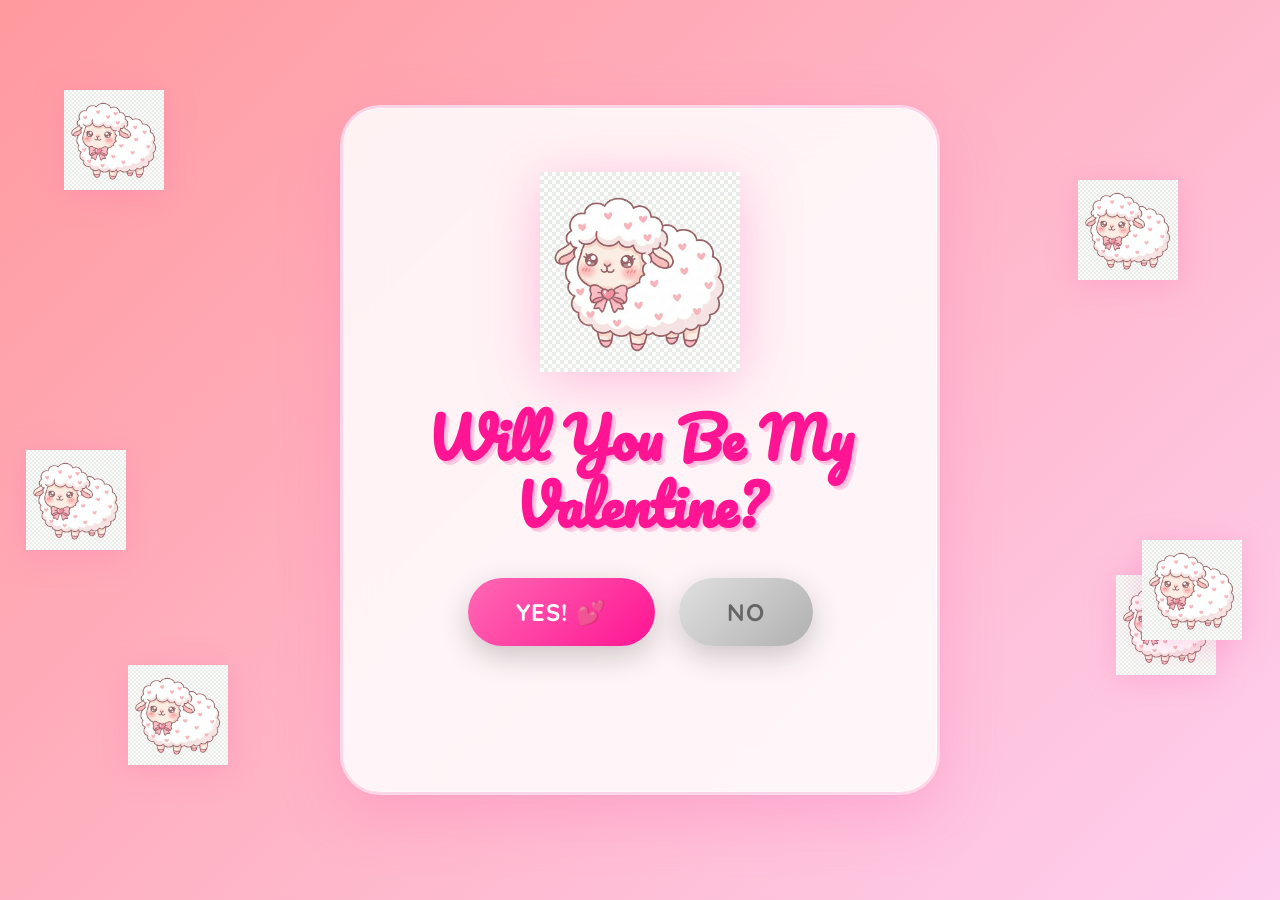
<file: index.html>
<!DOCTYPE html>
<html lang="en">
<head>
    <meta charset="UTF-8">
    <meta name="viewport" content="width=device-width, initial-scale=1.0">
    <title>Will You Be My Valentine? 💕</title>
    <meta name="description" content="A sweet Valentine's Day message with adorable sheep asking the most important question!">
    <link rel="preconnect" href="https://fonts.googleapis.com">
    <link rel="preconnect" href="https://fonts.gstatic.com" crossorigin>
    <link href="https://fonts.googleapis.com/css2?family=Pacifico&family=Quicksand:wght@400;600;700&display=swap" rel="stylesheet">
    <link rel="stylesheet" href="style.css">
</head>
<body>
    <!-- Floating hearts background -->
    <div class="hearts-container">
        <div class="heart"></div>
        <div class="heart"></div>
        <div class="heart"></div>
        <div class="heart"></div>
        <div class="heart"></div>
        <div class="heart"></div>
        <div class="heart"></div>
        <div class="heart"></div>
        <div class="heart"></div>
        <div class="heart"></div>
    </div>

    <!-- Animated sheep -->
    <div class="sheep-container">
        <div class="sheep sheep-1">
            <img src="cute_sheep_valentine_1771071622797.png" alt="Cute sheep">
        </div>
        <div class="sheep sheep-2">
            <img src="cute_sheep_valentine_1771071622797.png" alt="Cute sheep">
        </div>
        <div class="sheep sheep-3">
            <img src="cute_sheep_valentine_1771071622797.png" alt="Cute sheep">
        </div>
        <div class="sheep sheep-4">
            <img src="cute_sheep_valentine_1771071622797.png" alt="Cute sheep">
        </div>
        <div class="sheep sheep-5">
            <img src="cute_sheep_valentine_1771071622797.png" alt="Cute sheep">
        </div>
        <div class="sheep sheep-6">
            <img src="cute_sheep_valentine_1771071622797.png" alt="Cute sheep">
        </div>
    </div>

    <!-- Main content -->
    <main class="main-content">
        <div class="content-wrapper">
            <div class="main-sheep">
                <img src="cute_sheep_valentine_1771071622797.png" alt="Valentine sheep">
            </div>
            
            <h1 class="main-title">
                Will You Be My Valentine?
            </h1>
            
            <div class="button-container">
                <button class="btn btn-yes" id="yesBtn">
                    Yes! 💕
                </button>
                <button class="btn btn-no" id="noBtn">
                    No
                </button>
            </div>
            
            <div class="message" id="message"></div>
        </div>
    </main>

    <!-- Sparkles -->
    <div class="sparkles-container">
        <div class="sparkle"></div>
        <div class="sparkle"></div>
        <div class="sparkle"></div>
        <div class="sparkle"></div>
        <div class="sparkle"></div>
    </div>

    <script src="script.js"></script>
</body>
</html>
</file>
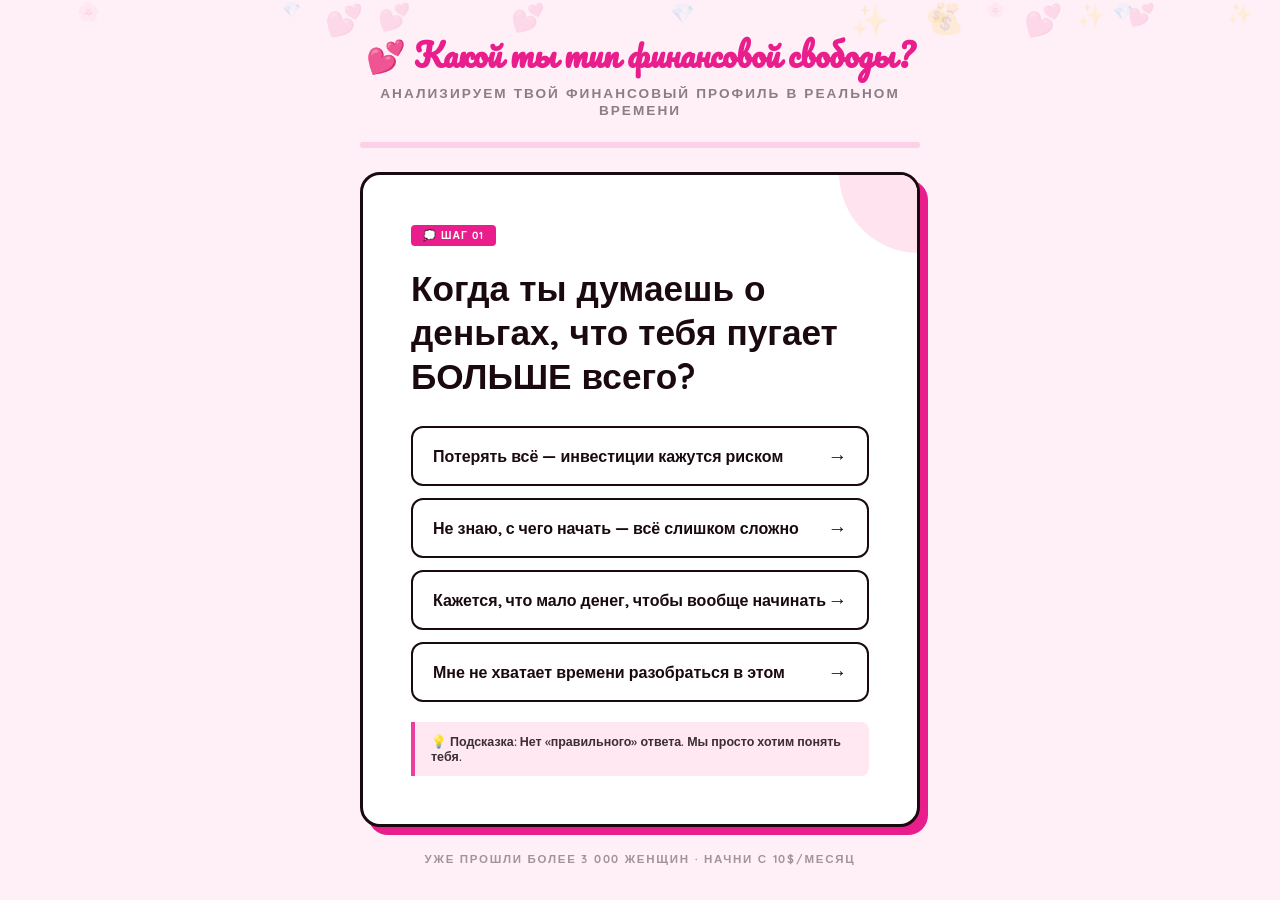
<file: quiz-ru.html>
<!DOCTYPE html>
<html lang="ru">
<head>
    <meta charset="UTF-8">
    <meta name="viewport" content="width=device-width, initial-scale=1.0">
    <title>Твой тип финансовой свободы — Тест</title>
    <meta name="description" content="Узнай, что мешает тебе стать финансово независимой. Пройди тест и получи персональный план.">
    <link rel="preconnect" href="https://fonts.googleapis.com">
    <link rel="preconnect" href="https://fonts.gstatic.com" crossorigin>
    <link href="https://fonts.googleapis.com/css2?family=Pacifico&family=Quicksand:wght@400;600;700&display=swap" rel="stylesheet">
    <style>
        * {
            margin: 0;
            padding: 0;
            box-sizing: border-box;
        }

        :root {
            --pink: #e91e8c;
            --pink-light: #ff69b4;
            --pink-pale: #ffe4f0;
            --pink-bg: #fff0f7;
            --dark: #1a0a10;
            --accent: #ff4a22;
            --gold: #f5c518;
        }

        body {
            font-family: 'Quicksand', sans-serif;
            background: var(--pink-bg);
            min-height: 100vh;
            display: flex;
            flex-direction: column;
            align-items: center;
            justify-content: center;
            padding: 20px;
            position: relative;
            overflow-x: hidden;
        }

        /* Floating hearts background */
        .hearts-bg {
            position: fixed;
            top: 0; left: 0;
            width: 100%; height: 100%;
            pointer-events: none;
            z-index: 0;
            overflow: hidden;
        }

        .heart-float {
            position: absolute;
            font-size: 20px;
            opacity: 0.15;
            animation: floatHeart linear infinite;
        }

        @keyframes floatHeart {
            0% { transform: translateY(110vh) rotate(0deg); opacity: 0.15; }
            100% { transform: translateY(-10vh) rotate(360deg); opacity: 0; }
        }

        /* Quiz container */
        .quiz-wrapper {
            position: relative;
            z-index: 1;
            width: 100%;
            max-width: 560px;
        }

        .quiz-header {
            text-align: center;
            margin-bottom: 24px;
        }

        .quiz-header h1 {
            font-family: 'Pacifico', cursive;
            font-size: clamp(1.4rem, 5vw, 2rem);
            color: var(--pink);
            line-height: 1.3;
            margin-bottom: 8px;
        }

        .quiz-header p {
            font-size: 0.85rem;
            font-weight: 600;
            color: var(--dark);
            opacity: 0.5;
            text-transform: uppercase;
            letter-spacing: 0.15em;
        }

        /* Progress bar */
        .progress-bar-track {
            width: 100%;
            height: 6px;
            background: rgba(233, 30, 140, 0.15);
            border-radius: 99px;
            margin-bottom: 24px;
            overflow: hidden;
        }

        .progress-bar-fill {
            height: 100%;
            background: linear-gradient(90deg, var(--pink), var(--pink-light));
            border-radius: 99px;
            transition: width 0.5s ease;
        }

        /* Card */
        .quiz-card {
            background: white;
            border: 3px solid var(--dark);
            border-radius: 20px;
            padding: clamp(24px, 6vw, 48px);
            box-shadow: 8px 8px 0px var(--pink);
            min-height: 420px;
            display: flex;
            flex-direction: column;
            justify-content: center;
            position: relative;
            overflow: hidden;
        }

        .quiz-card::before {
            content: '';
            position: absolute;
            top: -2px; right: -2px;
            width: 80px; height: 80px;
            background: var(--pink-pale);
            border-radius: 0 20px 0 80px;
        }

        .step-badge {
            display: inline-flex;
            align-items: center;
            gap: 6px;
            background: var(--pink);
            color: white;
            font-size: 0.65rem;
            font-weight: 700;
            padding: 4px 12px;
            border-radius: 4px;
            text-transform: uppercase;
            letter-spacing: 0.1em;
            margin-bottom: 20px;
        }

        .question-text {
            font-size: clamp(1.5rem, 5vw, 2.2rem);
            font-weight: 700;
            color: var(--dark);
            line-height: 1.25;
            margin-bottom: 28px;
        }

        .question-text em {
            color: var(--pink);
            font-style: normal;
        }

        /* Answer buttons */
        .answers-grid {
            display: flex;
            flex-direction: column;
            gap: 12px;
        }

        .answer-btn {
            width: 100%;
            text-align: left;
            padding: 16px 20px;
            border: 2.5px solid var(--dark);
            border-radius: 12px;
            background: white;
            font-family: 'Quicksand', sans-serif;
            font-size: 1rem;
            font-weight: 700;
            color: var(--dark);
            cursor: pointer;
            display: flex;
            justify-content: space-between;
            align-items: center;
            transition: all 0.2s ease;
        }

        .answer-btn:hover {
            background: var(--pink);
            color: white;
            border-color: var(--pink);
            transform: translateX(4px);
        }

        .answer-btn .arrow {
            font-size: 1.2rem;
            transition: transform 0.2s;
        }

        .answer-btn:hover .arrow {
            transform: translateX(6px);
        }

        /* Tip box */
        .tip-box {
            margin-top: 20px;
            padding: 12px 16px;
            background: var(--pink-pale);
            border-left: 4px solid var(--pink);
            border-radius: 0 8px 8px 0;
            font-size: 0.78rem;
            font-weight: 600;
            color: var(--dark);
            opacity: 0.85;
        }

        /* Analyzing loader */
        .analyzing-screen {
            display: flex;
            flex-direction: column;
            align-items: center;
            justify-content: center;
            text-align: center;
            gap: 20px;
            padding: 40px 0;
        }

        .spinner {
            width: 60px;
            height: 60px;
            border: 5px solid var(--pink-pale);
            border-top-color: var(--pink);
            border-radius: 50%;
            animation: spin 0.9s linear infinite;
        }

        @keyframes spin {
            to { transform: rotate(360deg); }
        }

        .analyzing-title {
            font-size: 1.3rem;
            font-weight: 700;
            text-transform: uppercase;
            letter-spacing: 0.05em;
        }

        .analyzing-status {
            font-size: 0.85rem;
            font-weight: 600;
            color: var(--pink);
            font-style: italic;
            min-height: 1.4em;
        }

        .progress-fake {
            width: 100%;
            height: 8px;
            background: var(--pink-pale);
            border-radius: 99px;
            overflow: hidden;
        }

        .progress-fake-fill {
            height: 100%;
            background: var(--pink);
            border-radius: 99px;
            animation: loadFake 4s ease-in-out forwards;
        }

        @keyframes loadFake {
            0% { width: 0%; }
            30% { width: 45%; }
            60% { width: 70%; }
            85% { width: 88%; }
            100% { width: 100%; }
        }

        /* Result screen */
        .result-screen {
            display: flex;
            flex-direction: column;
            gap: 20px;
        }

        .result-badge {
            display: inline-block;
            background: var(--pink);
            color: white;
            font-size: 0.7rem;
            font-weight: 700;
            padding: 4px 14px;
            border-radius: 4px;
            text-transform: uppercase;
            letter-spacing: 0.1em;
            margin-bottom: 4px;
        }

        .result-type {
            font-family: 'Pacifico', cursive;
            font-size: clamp(1.6rem, 6vw, 2.4rem);
            color: var(--pink);
            line-height: 1.2;
        }

        .result-desc {
            font-size: 1rem;
            font-weight: 600;
            line-height: 1.6;
            color: var(--dark);
            opacity: 0.85;
        }

        .result-divider {
            border: none;
            border-top: 2px dashed var(--pink-light);
        }

        .result-path-title {
            font-size: 0.75rem;
            font-weight: 700;
            text-transform: uppercase;
            letter-spacing: 0.15em;
            opacity: 0.45;
            margin-bottom: 8px;
        }

        .result-steps {
            display: flex;
            flex-direction: column;
            gap: 10px;
        }

        .result-step {
            display: flex;
            align-items: flex-start;
            gap: 12px;
            font-size: 0.9rem;
            font-weight: 600;
            line-height: 1.4;
        }

        .step-num {
            min-width: 28px;
            height: 28px;
            background: var(--pink);
            color: white;
            border-radius: 50%;
            display: flex;
            align-items: center;
            justify-content: center;
            font-size: 0.75rem;
            font-weight: 700;
            flex-shrink: 0;
        }

        /* Lead capture form */
        .lead-form {
            display: flex;
            flex-direction: column;
            gap: 12px;
            padding: 24px;
            background: var(--pink-pale);
            border: 2px solid var(--pink);
            border-radius: 16px;
        }

        .lead-form h3 {
            font-size: 1.1rem;
            font-weight: 700;
            text-align: center;
            color: var(--dark);
        }

        .lead-form input {
            width: 100%;
            padding: 14px 18px;
            border: 2.5px solid var(--dark);
            border-radius: 10px;
            font-family: 'Quicksand', sans-serif;
            font-size: 1rem;
            font-weight: 600;
            outline: none;
            background: white;
            transition: border-color 0.2s;
        }

        .lead-form input:focus {
            border-color: var(--pink);
        }

        .cta-btn {
            width: 100%;
            padding: 18px;
            background: var(--pink);
            color: white;
            border: 3px solid var(--dark);
            border-radius: 12px;
            font-family: 'Quicksand', sans-serif;
            font-size: 1.1rem;
            font-weight: 700;
            cursor: pointer;
            transition: all 0.2s;
            box-shadow: 4px 4px 0px var(--dark);
            display: flex;
            align-items: center;
            justify-content: center;
            gap: 8px;
        }

        .cta-btn:hover {
            transform: translate(2px, 2px);
            box-shadow: 2px 2px 0px var(--dark);
        }

        .cta-btn:active {
            transform: translate(4px, 4px);
            box-shadow: none;
        }

        .privacy-note {
            text-align: center;
            font-size: 0.72rem;
            font-weight: 600;
            opacity: 0.35;
            text-transform: uppercase;
            letter-spacing: 0.08em;
        }

        /* Social proof footer */
        .social-proof {
            text-align: center;
            margin-top: 24px;
            font-size: 0.72rem;
            font-weight: 700;
            text-transform: uppercase;
            letter-spacing: 0.15em;
            opacity: 0.4;
            color: var(--dark);
        }

        /* Slide animation */
        .slide-in {
            animation: slideIn 0.4s ease forwards;
        }

        @keyframes slideIn {
            from { opacity: 0; transform: translateX(30px); }
            to { opacity: 1; transform: translateX(0); }
        }

        .fade-in {
            animation: fadeInScale 0.5s ease forwards;
        }

        @keyframes fadeInScale {
            from { opacity: 0; transform: scale(0.96); }
            to { opacity: 1; transform: scale(1); }
        }
    </style>
</head>
<body>

    <!-- Floating hearts -->
    <div class="hearts-bg" id="heartsBg"></div>

    <div class="quiz-wrapper">
        <!-- Header -->
        <div class="quiz-header" id="quizHeader">
            <h1>💕 Какой ты тип финансовой свободы?</h1>
            <p>Анализируем твой финансовый профиль в реальном времени</p>
        </div>

        <!-- Progress -->
        <div class="progress-bar-track" id="progressTrack">
            <div class="progress-bar-fill" id="progressFill" style="width: 0%"></div>
        </div>

        <!-- Main card -->
        <div class="quiz-card" id="quizCard">
            <!-- Steps rendered here by JS -->
        </div>

        <!-- Social proof -->
        <div class="social-proof" id="socialProof">
            Уже прошли более 3 000 женщин · Начни с 10$/месяц
        </div>
    </div>

    <script>
        // === DATA ===
        const questions = [
            {
                step: "ШАГ 01",
                icon: "💭",
                q: "Когда ты думаешь о деньгах, что тебя пугает БОЛЬШЕ всего?",
                answers: [
                    { text: "Потерять всё — инвестиции кажутся риском", value: "burned" },
                    { text: "Не знаю, с чего начать — всё слишком сложно", value: "overwhelmed" },
                    { text: "Кажется, что мало денег, чтобы вообще начинать", value: "small" },
                    { text: "Мне не хватает времени разобраться в этом", value: "busy" }
                ],
                tip: "💡 Подсказка: Нет «правильного» ответа. Мы просто хотим понять тебя."
            },
            {
                step: "ШАГ 02",
                icon: "💰",
                q: "Если бы у тебя сегодня было +100$ — что бы ты сделала?",
                answers: [
                    { text: "Потратила бы — давно хотела кое-что купить", value: "spender" },
                    { text: "Отложила бы на чёрный день в обычный банк", value: "saver" },
                    { text: "Инвестировала бы — хотя не знаю куда", value: "curious" },
                    { text: "Заплатила бы долги / закрыла расходы", value: "struggling" }
                ],
                tip: "💡 Факт: даже 10$ в месяц — это уже инвестиция, которая работает."
            },
            {
                step: "ШАГ 03",
                icon: "🚧",
                q: "Что СЕЙЧАС мешает тебе инвестировать?",
                answers: [
                    { text: "Я уверена, что это сложно и только для богатых", value: "belief" },
                    { text: "Боюсь мошенников и потерять деньги", value: "fear" },
                    { text: "Просто не знаю, какой первый шаг сделать", value: "confused" },
                    { text: "Уже пробовала — ничего не получилось", value: "burned" }
                ],
                tip: "💡 65% наших студенток начали с нуля и без опыта в инвестициях."
            },
            {
                step: "ШАГ 04",
                icon: "🌟",
                q: "Как выглядит твоя финансовая свобода через 10 лет?",
                answers: [
                    { text: "Не зависеть ни от кого — мужа, родителей, работы", value: "independent" },
                    { text: "Путешествовать и не смотреть на ценники", value: "traveler" },
                    { text: "Рано выйти на пенсию и заниматься тем, что люблю", value: "retire" },
                    { text: "Иметь подушку безопасности для семьи", value: "secure" }
                ],
                tip: "💡 Знание своей цели — это уже 50% успеха."
            }
        ];

        // Result types based on dominant answers
        const resultTypes = {
            overwhelmed: {
                name: "🌸 Overwhelmed Начинающая",
                desc: "Ты хочешь финансовой свободы, но тебе кажется, что мир инвестиций слишком сложный и не для тебя. Это самое распространённое состояние — и именно оно легче всего меняется с правильными шагами.",
                steps: [
                    "Начни с малого: 10$/месяц уже формируют привычку",
                    "Пройди базовый курс без финансового жаргона",
                    "Получи персональный план из 5 шагов для старта"
                ]
            },
            burned: {
                name: "🔥 Burned Believer",
                desc: "Ты уже пробовала — и что-то пошло не так. Возможно, плохой совет или неудачный опыт. Но это не значит, что инвестиции не работают. Это значит, что тебе нужна другая система.",
                steps: [
                    "Разберись, что именно пошло не так в прошлый раз",
                    "Изучи защитные стратегии для начинающих инвесторов",
                    "Начни заново с проверенным методом и поддержкой"
                ]
            },
            small: {
                name: "💎 Secret Saver",
                desc: "Ты думаешь, что слишком мало зарабатываешь, чтобы инвестировать. Но именно маленькие регулярные инвестиции — это секрет богатства большинства успешных людей. Время важнее суммы.",
                steps: [
                    "Узнай, как инвестировать от 10$/месяц эффективно",
                    "Подсчитай, сколько у тебя будет через 10 лет",
                    "Настрой автоматические инвестиции — «забудь и расти»"
                ]
            },
            fear: {
                name: "🛡️ Careful Dreamer",
                desc: "Ты мечтаешь о финансовой независимости, но страх потери останавливает тебя. Это нормально — и именно поэтому важно знать, какие инструменты реально безопасны для новичков.",
                steps: [
                    "Изучи разницу между риском и умным риском",
                    "Начни с консервативных инструментов с защитой капитала",
                    "Постепенно расширяй портфель по мере уверенности"
                ]
            }
        };

        // === STATE ===
        let currentStep = 0;
        let isAnalyzing = false;
        let isResult = false;
        let answerValues = [];

        // === HEARTS ===
        function createHearts() {
            const container = document.getElementById('heartsBg');
            const emojis = ['💕', '💰', '✨', '🌸', '💎'];
            for (let i = 0; i < 15; i++) {
                const el = document.createElement('div');
                el.className = 'heart-float';
                el.textContent = emojis[Math.floor(Math.random() * emojis.length)];
                el.style.left = Math.random() * 100 + '%';
                el.style.animationDuration = (12 + Math.random() * 16) + 's';
                el.style.animationDelay = (Math.random() * 15) + 's';
                el.style.fontSize = (14 + Math.random() * 18) + 'px';
                container.appendChild(el);
            }
        }

        // === PROGRESS ===
        function updateProgress() {
            const pct = (currentStep / questions.length) * 100;
            document.getElementById('progressFill').style.width = pct + '%';
        }

        // === RENDER QUESTION ===
        function renderQuestion(index) {
            const q = questions[index];
            const card = document.getElementById('quizCard');
            card.innerHTML = `
                <div class="slide-in">
                    <div class="step-badge">${q.icon} ${q.step}</div>
                    <h2 class="question-text">${q.q}</h2>
                    <div class="answers-grid">
                        ${q.answers.map((a, i) => `
                            <button class="answer-btn" onclick="selectAnswer('${a.value}')">
                                ${a.text}
                                <span class="arrow">→</span>
                            </button>
                        `).join('')}
                    </div>
                    <div class="tip-box">${q.tip}</div>
                </div>
            `;
        }

        // === SELECT ANSWER ===
        function selectAnswer(value) {
            answerValues.push(value);
            currentStep++;
            updateProgress();

            if (currentStep >= questions.length) {
                showAnalyzing();
            } else {
                renderQuestion(currentStep);
            }
        }

        // === ANALYZING ===
        function showAnalyzing() {
            document.getElementById('quizHeader').style.display = 'none';
            document.getElementById('progressTrack').style.display = 'none';
            document.getElementById('socialProof').style.display = 'none';

            const card = document.getElementById('quizCard');
            const steps = [
                "Анализируем твои ответы...",
                "Определяем твой финансовый тип...",
                "Формируем персональный план...",
                "Готово! Результат получен. ✅"
            ];

            card.innerHTML = `
                <div class="analyzing-screen fade-in">
                    <div class="spinner"></div>
                    <div class="analyzing-title">Анализируем твой профиль...</div>
                    <div class="progress-fake"><div class="progress-fake-fill"></div></div>
                    <div class="analyzing-status" id="statusText">${steps[0]}</div>
                </div>
            `;

            let i = 0;
            const interval = setInterval(() => {
                i++;
                if (i < steps.length) {
                    document.getElementById('statusText').textContent = steps[i];
                } else {
                    clearInterval(interval);
                    setTimeout(showResult, 600);
                }
            }, 900);
        }

        // === DETERMINE RESULT TYPE ===
        function getResultType() {
            const counts = {};
            answerValues.forEach(v => counts[v] = (counts[v] || 0) + 1);
            let top = Object.entries(counts).sort((a, b) => b[1] - a[1])[0][0];
            // Map to result types
            const map = {
                burned: 'burned', overwhelmed: 'overwhelmed', small: 'small',
                belief: 'small', fear: 'fear', confused: 'overwhelmed',
                spender: 'overwhelmed', saver: 'small', curious: 'small',
                struggling: 'overwhelmed', independent: 'overwhelmed',
                traveler: 'overwhelmed', retire: 'small', secure: 'fear',
                busy: 'overwhelmed'
            };
            return resultTypes[map[top] || 'overwhelmed'];
        }

        // === SHOW RESULT ===
        function showResult() {
            const result = getResultType();
            const card = document.getElementById('quizCard');

            card.innerHTML = `
                <div class="result-screen fade-in">
                    <div>
                        <div class="result-badge">✅ Твой результат</div>
                        <div class="result-type">${result.name}</div>
                    </div>
                    <p class="result-desc">${result.desc}</p>
                    <hr class="result-divider">
                    <div>
                        <div class="result-path-title">📍 Твой персональный путь</div>
                        <div class="result-steps">
                            ${result.steps.map((s, i) => `
                                <div class="result-step">
                                    <div class="step-num">${i + 1}</div>
                                    <span>${s}</span>
                                </div>
                            `).join('')}
                        </div>
                    </div>
                    <div class="lead-form">
                        <h3>💌 Получи полный план на email</h3>
                        <input type="text" id="nameInput" placeholder="Твоё имя" autocomplete="given-name" />
                        <input type="email" id="emailInput" placeholder="Твой email" autocomplete="email" />
                        <button class="cta-btn" onclick="submitLead()">
                            Отправить мой план →
                        </button>
                        <p class="privacy-note">Мы не рассылаем спам. Только твой результат.</p>
                    </div>
                </div>
            `;
        }

        // === SUBMIT ===
        function submitLead() {
            const name = document.getElementById('nameInput').value.trim();
            const email = document.getElementById('emailInput').value.trim();

            if (!name || !email) {
                alert('Пожалуйста, заполни имя и email 💕');
                return;
            }

            // TODO: connect to your backend / email service
            console.log('Lead:', { name, email, answers: answerValues });

            const card = document.getElementById('quizCard');
            card.innerHTML = `
                <div class="analyzing-screen fade-in">
                    <div style="font-size: 4rem">🎉</div>
                    <div class="analyzing-title">Готово, ${name}!</div>
                    <p style="font-size: 1rem; font-weight: 600; opacity: 0.7; line-height: 1.6; text-align: center;">
                        Твой персональный план уже летит на <strong>${email}</strong>.<br>
                        Первый шаг к финансовой свободе — уже сделан. 💕
                    </p>
                    <a href="calculator-ru.html" style="display: inline-block; margin-top: 12px; padding: 14px 28px; background: var(--pink); color: white; border-radius: 12px; font-weight: 700; text-decoration: none; font-size: 0.95rem; border: 2px solid var(--dark); box-shadow: 3px 3px 0 var(--dark);">
                        Узнай, сколько ты заработаешь → 💰
                    </a>
                </div>
            `;
        }

        // === INIT ===
        createHearts();
        updateProgress();
        renderQuestion(0);
    </script>
</body>
</html>
</file>
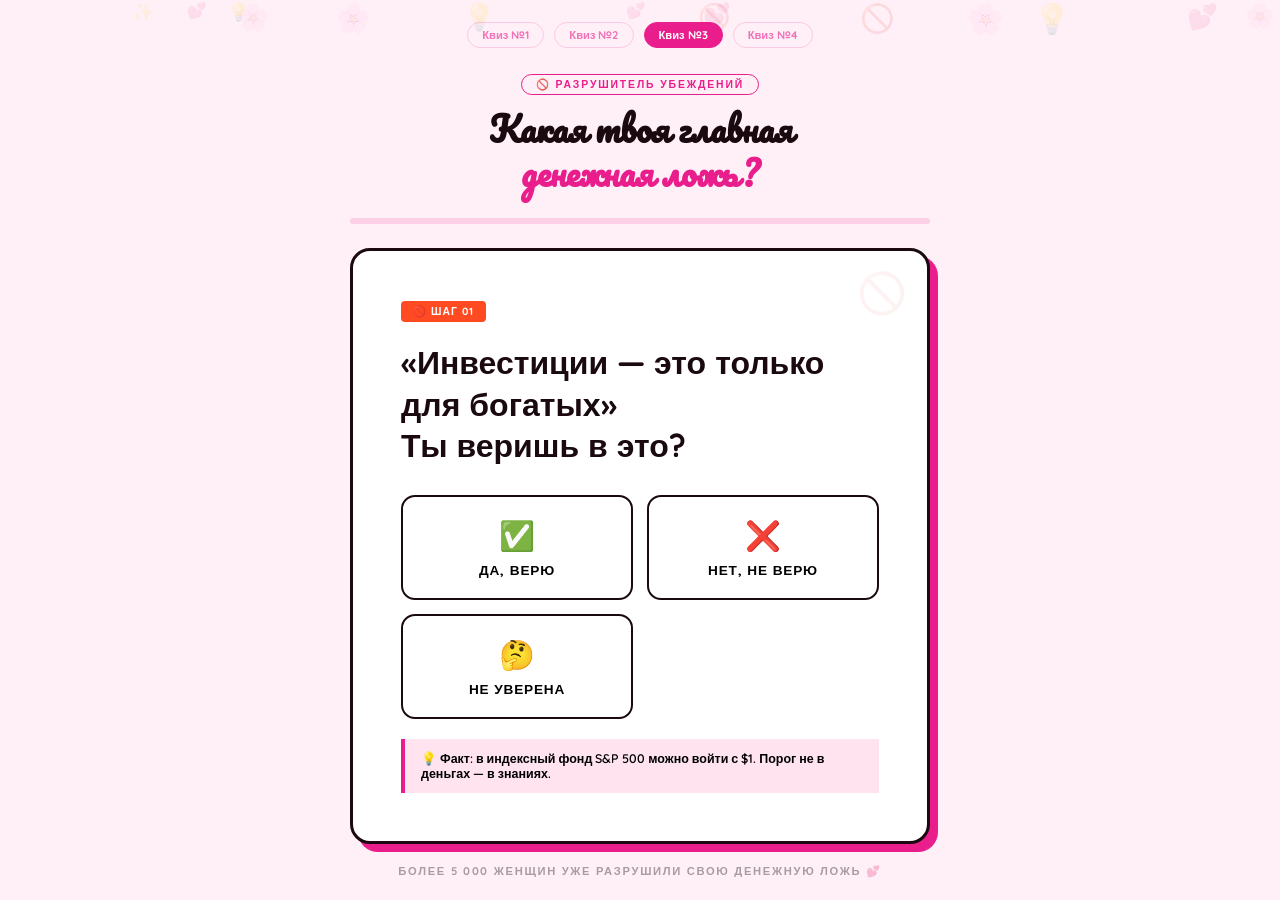
<file: quiz3-ru.html>
<!DOCTYPE html>
<html lang="ru">
<head>
    <meta charset="UTF-8">
    <meta name="viewport" content="width=device-width, initial-scale=1.0">
    <title>Какая твоя главная денежная ложь?</title>
    <meta name="description" content="Узнай, какое ложное убеждение держит тебя в финансовой ловушке. Пройди тест — и получи ключ к свободе.">
    <link rel="preconnect" href="https://fonts.googleapis.com">
    <link rel="preconnect" href="https://fonts.gstatic.com" crossorigin>
    <link href="https://fonts.googleapis.com/css2?family=Pacifico&family=Quicksand:wght@400;600;700&display=swap" rel="stylesheet">
    <style>
        * { margin: 0; padding: 0; box-sizing: border-box; }

        :root {
            --pink: #e91e8c;
            --pink-light: #ff69b4;
            --pink-pale: #ffe4f0;
            --pink-bg: #fff0f7;
            --dark: #1a0a10;
            --red: #ff4a22;
            --gold: #f5c518;
        }

        body {
            font-family: 'Quicksand', sans-serif;
            background: var(--pink-bg);
            min-height: 100vh;
            display: flex;
            flex-direction: column;
            align-items: center;
            justify-content: center;
            padding: 20px;
            overflow-x: hidden;
        }

        /* Floating background */
        .bg-floats {
            position: fixed;
            inset: 0;
            pointer-events: none;
            z-index: 0;
            overflow: hidden;
        }

        .float-item {
            position: absolute;
            opacity: 0.12;
            animation: floatUp linear infinite;
            font-size: 22px;
        }

        @keyframes floatUp {
            from { transform: translateY(110vh) rotate(0deg); opacity: 0.12; }
            to   { transform: translateY(-10vh) rotate(180deg); opacity: 0; }
        }

        /* wrapper */
        .wrapper {
            position: relative;
            z-index: 1;
            width: 100%;
            max-width: 580px;
        }

        /* Header */
        .quiz-header {
            text-align: center;
            margin-bottom: 24px;
        }

        .quiz-header .eyebrow {
            display: inline-block;
            font-size: 0.65rem;
            font-weight: 700;
            text-transform: uppercase;
            letter-spacing: 0.18em;
            color: var(--pink);
            border: 1.5px solid var(--pink);
            padding: 3px 14px;
            border-radius: 99px;
            margin-bottom: 12px;
        }

        .quiz-header h1 {
            font-family: 'Pacifico', cursive;
            font-size: clamp(1.5rem, 5vw, 2.1rem);
            color: var(--dark);
            line-height: 1.3;
        }

        .quiz-header h1 em {
            color: var(--pink);
            font-style: normal;
        }

        /* Progress */
        .progress-track {
            height: 6px;
            background: rgba(233,30,140,0.15);
            border-radius: 99px;
            margin-bottom: 24px;
            overflow: hidden;
        }

        .progress-fill {
            height: 100%;
            background: linear-gradient(90deg, var(--pink), var(--pink-light));
            border-radius: 99px;
            transition: width 0.5s ease;
        }

        /* Card */
        .card {
            background: white;
            border: 3px solid var(--dark);
            border-radius: 20px;
            padding: clamp(24px, 6vw, 48px);
            box-shadow: 8px 8px 0px var(--pink);
            min-height: 440px;
            display: flex;
            flex-direction: column;
            justify-content: center;
            position: relative;
            overflow: hidden;
        }

        .card::after {
            content: '🚫';
            position: absolute;
            top: 16px;
            right: 20px;
            font-size: 2.5rem;
            opacity: 0.06;
        }

        /* Step badge */
        .step-badge {
            display: inline-flex;
            align-items: center;
            gap: 6px;
            background: var(--red);
            color: white;
            font-size: 0.65rem;
            font-weight: 700;
            padding: 4px 12px;
            border-radius: 4px;
            text-transform: uppercase;
            letter-spacing: 0.1em;
            margin-bottom: 20px;
        }

        .question {
            font-size: clamp(1.3rem, 4.5vw, 2rem);
            font-weight: 700;
            color: var(--dark);
            line-height: 1.3;
            margin-bottom: 28px;
        }

        .question em {
            color: var(--pink);
            font-style: normal;
        }

        /* Yes/No style answers */
        .yn-grid {
            display: grid;
            grid-template-columns: 1fr 1fr;
            gap: 14px;
            margin-bottom: 20px;
        }

        .yn-btn {
            padding: 20px 16px;
            border: 2.5px solid var(--dark);
            border-radius: 14px;
            font-family: 'Quicksand', sans-serif;
            font-size: 1rem;
            font-weight: 700;
            cursor: pointer;
            transition: all 0.2s;
            display: flex;
            flex-direction: column;
            align-items: center;
            gap: 8px;
            background: white;
        }

        .yn-btn .yn-icon { font-size: 1.8rem; }
        .yn-btn .yn-label { font-size: 0.85rem; text-transform: uppercase; letter-spacing: 0.06em; }

        .yn-btn.yes:hover { background: #dcfce7; border-color: #22c55e; color: #166534; }
        .yn-btn.no:hover  { background: #fee2e2; border-color: #ef4444; color: #991b1b; }
        .yn-btn.maybe:hover { background: var(--pink-pale); border-color: var(--pink); color: var(--pink); }

        /* Multi-answer */
        .answers-col {
            display: flex;
            flex-direction: column;
            gap: 10px;
        }

        .ans-btn {
            width: 100%;
            text-align: left;
            padding: 15px 20px;
            border: 2.5px solid var(--dark);
            border-radius: 12px;
            background: white;
            font-family: 'Quicksand', sans-serif;
            font-size: 0.95rem;
            font-weight: 700;
            color: var(--dark);
            cursor: pointer;
            display: flex;
            justify-content: space-between;
            align-items: center;
            transition: all 0.2s;
        }

        .ans-btn:hover {
            background: var(--pink);
            color: white;
            border-color: var(--pink);
            transform: translateX(4px);
        }

        /* Tip */
        .tip {
            padding: 12px 16px;
            background: var(--pink-pale);
            border-left: 4px solid var(--pink);
            font-size: 0.78rem;
            font-weight: 600;
            margin-top: 16px;
        }

        /* Analyzing */
        .analyzing {
            display: flex;
            flex-direction: column;
            align-items: center;
            justify-content: center;
            text-align: center;
            gap: 18px;
            padding: 32px 0;
        }

        .spinner {
            width: 56px; height: 56px;
            border: 5px solid var(--pink-pale);
            border-top-color: var(--pink);
            border-radius: 50%;
            animation: spin 0.8s linear infinite;
        }

        @keyframes spin { to { transform: rotate(360deg); } }

        .analyzing-title { font-size: 1.2rem; font-weight: 700; text-transform: uppercase; }
        .analyzing-status { font-size: 0.85rem; font-weight: 600; color: var(--pink); font-style: italic; }

        .fake-bar { width: 100%; height: 7px; background: var(--pink-pale); border-radius: 99px; overflow: hidden; }
        .fake-fill { height: 100%; background: var(--pink); border-radius: 99px; animation: fakeLoad 4.5s ease-in-out forwards; }
        @keyframes fakeLoad {
            0% { width: 0%; } 25% { width: 35%; } 55% { width: 65%; } 80% { width: 85%; } 100% { width: 100%; }
        }

        /* RESULT */
        .result-screen { display: flex; flex-direction: column; gap: 18px; }

        .lie-reveal {
            padding: 20px;
            background: #fff0f0;
            border: 2.5px solid var(--red);
            border-radius: 14px;
            text-align: center;
        }

        .lie-reveal .lie-label {
            font-size: 0.7rem;
            font-weight: 700;
            text-transform: uppercase;
            letter-spacing: 0.15em;
            color: var(--red);
            margin-bottom: 8px;
        }

        .lie-reveal .lie-name {
            font-family: 'Pacifico', cursive;
            font-size: clamp(1.4rem, 5vw, 2rem);
            color: var(--dark);
            line-height: 1.2;
        }

        .lie-desc {
            font-size: 0.95rem;
            font-weight: 600;
            line-height: 1.65;
            color: var(--dark);
            opacity: 0.8;
        }

        .truth-box {
            padding: 18px 20px;
            background: #f0fdf4;
            border: 2px solid #22c55e;
            border-radius: 14px;
        }

        .truth-box .truth-label {
            font-size: 0.68rem;
            font-weight: 700;
            text-transform: uppercase;
            letter-spacing: 0.12em;
            color: #16a34a;
            margin-bottom: 8px;
        }

        .truth-box .truth-text {
            font-size: 1rem;
            font-weight: 700;
            color: var(--dark);
            line-height: 1.5;
        }

        /* Score meter */
        .belief-meter {
            display: flex;
            flex-direction: column;
            gap: 8px;
        }

        .meter-label {
            font-size: 0.72rem;
            font-weight: 700;
            text-transform: uppercase;
            letter-spacing: 0.1em;
            opacity: 0.5;
        }

        .meter-track {
            height: 10px;
            background: var(--pink-pale);
            border-radius: 99px;
            overflow: hidden;
        }

        .meter-fill {
            height: 100%;
            background: linear-gradient(90deg, var(--pink-light), var(--pink));
            border-radius: 99px;
            transition: width 1s ease;
        }

        /* Lead form */
        .lead-form {
            background: var(--pink-pale);
            border: 2px solid var(--pink);
            border-radius: 16px;
            padding: 22px;
            display: flex;
            flex-direction: column;
            gap: 12px;
        }

        .lead-form h3 {
            font-size: 1rem;
            font-weight: 700;
            text-align: center;
        }

        .lead-form input {
            width: 100%;
            padding: 13px 16px;
            border: 2.5px solid var(--dark);
            border-radius: 10px;
            font-family: 'Quicksand', sans-serif;
            font-size: 0.95rem;
            font-weight: 600;
            outline: none;
            background: white;
            transition: border-color 0.2s;
        }

        .lead-form input:focus { border-color: var(--pink); }

        .cta-btn {
            width: 100%;
            padding: 17px;
            background: var(--pink);
            color: white;
            border: 3px solid var(--dark);
            border-radius: 12px;
            font-family: 'Quicksand', sans-serif;
            font-size: 1.05rem;
            font-weight: 700;
            cursor: pointer;
            box-shadow: 4px 4px 0px var(--dark);
            transition: all 0.15s;
        }

        .cta-btn:hover { transform: translate(2px,2px); box-shadow: 2px 2px 0px var(--dark); }
        .cta-btn:active { transform: translate(4px,4px); box-shadow: none; }

        .privacy { text-align: center; font-size: 0.7rem; font-weight: 600; opacity: 0.3; text-transform: uppercase; letter-spacing: 0.08em; }

        .social-proof { text-align: center; margin-top: 20px; font-size: 0.7rem; font-weight: 700; text-transform: uppercase; letter-spacing: 0.15em; opacity: 0.35; }

        /* Nav pills */
        .nav-pills {
            display: flex;
            gap: 10px;
            justify-content: center;
            margin-bottom: 24px;
            flex-wrap: wrap;
        }

        .nav-pill {
            font-size: 0.7rem;
            font-weight: 700;
            padding: 5px 14px;
            border: 1.5px solid rgba(233,30,140,0.3);
            border-radius: 99px;
            color: var(--pink);
            text-decoration: none;
            opacity: 0.6;
            transition: opacity 0.2s;
        }

        .nav-pill:hover { opacity: 1; }
        .nav-pill.active { background: var(--pink); color: white; border-color: var(--pink); opacity: 1; }

        /* Animations */
        .slide-in { animation: slideIn 0.4s ease; }
        @keyframes slideIn { from { opacity:0; transform: translateX(24px); } to { opacity:1; transform: translateX(0); } }

        .fade-in { animation: fadeIn 0.5s ease; }
        @keyframes fadeIn { from { opacity:0; transform: scale(0.97); } to { opacity:1; transform: scale(1); } }
    </style>
</head>
<body>

    <div class="bg-floats" id="bgFloats"></div>

    <div class="wrapper">

        <!-- Nav -->
        <div class="nav-pills">
            <a href="quiz-ru.html" class="nav-pill">Квиз №1</a>
            <a href="calculator-ru.html" class="nav-pill">Квиз №2</a>
            <a href="quiz3-ru.html" class="nav-pill active">Квиз №3</a>
            <a href="timeline-ru.html" class="nav-pill">Квиз №4</a>
        </div>

        <!-- Header -->
        <div class="quiz-header" id="quizHeader">
            <div class="eyebrow">🚫 Разрушитель убеждений</div>
            <h1>Какая твоя главная<br><em>денежная ложь?</em></h1>
        </div>

        <!-- Progress -->
        <div class="progress-track" id="progressTrack">
            <div class="progress-fill" id="progressFill" style="width:0%"></div>
        </div>

        <!-- Card -->
        <div class="card" id="mainCard"></div>

        <!-- Social proof -->
        <div class="social-proof" id="socialProof">
            Более 5 000 женщин уже разрушили свою денежную ложь 💕
        </div>

    </div>

    <script>
    // ─── QUESTIONS ───────────────────────────────────────────────────────
    const questions = [
        {
            step: "ШАГ 01",
            icon: "🚫",
            type: "yn3", // yes / no / maybe
            q: "«Инвестиции — это только для богатых»\nТы веришь в это?",
            options: [
                { icon: "✅", label: "Да, верю", value: "rich" },
                { icon: "❌", label: "Нет, не верю", value: "no_rich" },
                { icon: "🤔", label: "Не уверена", value: "maybe_rich" }
            ],
            tip: "💡 Факт: в индексный фонд S&P 500 можно войти с $1. Порог не в деньгах — в знаниях."
        },
        {
            step: "ШАГ 02",
            icon: "💸",
            type: "yn3",
            q: "«Мне нужны тысячи долларов, чтобы начать инвестировать»\nЭто твоё убеждение?",
            options: [
                { icon: "✅", label: "Да, думаю так", value: "thousands" },
                { icon: "❌", label: "Нет, это неправда", value: "no_thousands" },
                { icon: "🤔", label: "Раньше думала так", value: "used_to" }
            ],
            tip: "💡 Реальность: регулярные $10–50/мес. через 10 лет — это тысячи благодаря сложному проценту."
        },
        {
            step: "ШАГ 03",
            icon: "😱",
            type: "yn3",
            q: "«Я боюсь потерять ВСЁ, если начну инвестировать»\nЭтот страх тебе знаком?",
            options: [
                { icon: "✅", label: "Да, очень боюсь", value: "lose_all" },
                { icon: "❌", label: "Не особо", value: "no_lose" },
                { icon: "🤔", label: "Иногда думаю об этом", value: "sometimes" }
            ],
            tip: "💡 Знаешь что страшнее? Ничего не делать и через 20 лет зависеть от пенсии государства."
        },
        {
            step: "ШАГ 04",
            icon: "⏳",
            type: "choice",
            q: "Когда ты чаще всего говоришь себе «начну позже»?",
            options: [
                { text: "Когда зарплата вырастет / будет больше денег", value: "more_money" },
                { text: "Когда разберусь во всём этом как следует", value: "more_knowledge" },
                { text: "Когда ситуация в стране / мире стабилизируется", value: "world_stable" },
                { text: "Когда дети вырастут / семья устроится", value: "family_first" }
            ],
            tip: "💡 «Идеального момента» не существует. Лучший момент — сейчас."
        },
        {
            step: "ШАГ 05",
            icon: "🌍",
            type: "choice",
            q: "Что ты думаешь об инвестировании в целом?",
            options: [
                { text: "Это лотерея — можно выиграть, а можно всё потерять", value: "lottery" },
                { text: "Это для тех, кто разбирается в экономике и цифрах", value: "experts_only" },
                { text: "Хочу попробовать, но не знаю с чего начать", value: "want_start" },
                { text: "Уже инвестирую, просто хочу делать это лучше", value: "already" }
            ],
            tip: "💡 Инвестирование — это навык. Как вождение: сначала страшно, потом автоматически."
        }
    ];

    // ─── RESULTS ─────────────────────────────────────────────────────────
    const results = {
        rich_believer: {
            lie: "«Инвестиции — только для богатых»",
            name: "Ложь Богатства",
            emoji: "💎",
            desc: "Ты выросла с убеждением, что инвестирование — это привилегия тех, у кого уже есть деньги. Это самая распространённая ложь, которая мешает миллионам женщин начать. Правда в том, что богатство СОЗДАЁТСЯ инвестициями — а не наоборот.",
            truth: "Ты можешь начать с $10 в месяц сегодня — и через 15 лет иметь больше, чем те, кто «ждал, когда будет больше денег».",
            beliefScore: 85
        },
        fear_loser: {
            lie: "«Я обязательно всё потеряю»",
            name: "Ложь Страха",
            emoji: "😱",
            desc: "Страх потери парализует тебя сильнее, чем реальный риск. Ты видела или слышала о чьих-то неудачах — и решила, что это твоя судьба тоже. Но неудачи случаются не от инвестиций, а от инвестиций без знаний.",
            truth: "Диверсификация и правильный инструментарий делают потерю ВСЕГО практически невозможной. Риски существуют, но ими можно управлять.",
            beliefScore: 75
        },
        procrastinator: {
            lie: "«Начну позже, когда будет лучше время»",
            name: "Ложь Откладывания",
            emoji: "⏳",
            desc: "Ты не против инвестировать — ты просто «не готова ещё». Ждёшь стабильности, знаний, денег, времени. Но каждый месяц ожидания стоит тебе реальных денег. Сложный процент работает только тогда, когда ты начинаешь.",
            truth: "Каждый месяц промедления с $30/мес. стоит тебе около $150 в будущей прибыли. За год — это $1,800, которых ты лишаешься навсегда.",
            beliefScore: 90
        },
        complexity_myth: {
            lie: "«Это слишком сложно для меня»",
            name: "Ложь Сложности",
            emoji: "🧩",
            desc: "Ты убеждена, что инвестирование требует диплома экономиста или годов учёбы. Финансовая индустрия намеренно делает это сложным — чтобы ты боялась и обращалась к «экспертам». На самом деле базовые стратегии просты.",
            truth: "Простая стратегия — регулярно покупать индексный фонд — обгоняет 85% профессиональных управляющих. Просто. Без сложностей.",
            beliefScore: 70
        }
    };

    // ─── STATE ────────────────────────────────────────────────────────────
    let step = 0;
    let answers = [];

    // ─── BACKGROUND ───────────────────────────────────────────────────────
    (function createBg() {
        const container = document.getElementById('bgFloats');
        const items = ['💰','🚫','💡','✨','💕','🌸'];
        for (let i = 0; i < 14; i++) {
            const el = document.createElement('div');
            el.className = 'float-item';
            el.textContent = items[Math.floor(Math.random() * items.length)];
            el.style.left = Math.random() * 100 + '%';
            el.style.animationDuration = (14 + Math.random() * 14) + 's';
            el.style.animationDelay = (Math.random() * 14) + 's';
            el.style.fontSize = (14 + Math.random() * 16) + 'px';
            container.appendChild(el);
        }
    })();

    // ─── PROGRESS ─────────────────────────────────────────────────────────
    function setProgress(n, total) {
        document.getElementById('progressFill').style.width = (n / total * 100) + '%';
    }

    // ─── RENDER QUESTION ──────────────────────────────────────────────────
    function renderQ(i) {
        const q = questions[i];
        const card = document.getElementById('mainCard');

        let buttonsHtml = '';
        if (q.type === 'yn3') {
            buttonsHtml = `<div class="yn-grid">
                ${q.options.map((o, idx) => `
                    <button class="yn-btn ${idx===0?'yes':idx===1?'no':'maybe'}"
                            onclick="pick('${o.value}')">
                        <span class="yn-icon">${o.icon}</span>
                        <span class="yn-label">${o.label}</span>
                    </button>
                `).join('')}
            </div>`;
        } else {
            buttonsHtml = `<div class="answers-col">
                ${q.options.map(o => `
                    <button class="ans-btn" onclick="pick('${o.value}')">
                        ${o.text} <span>→</span>
                    </button>
                `).join('')}
            </div>`;
        }

        card.innerHTML = `
            <div class="slide-in">
                <div class="step-badge">${q.icon} ${q.step}</div>
                <h2 class="question">${q.q.replace(/\n/g, '<br>')}</h2>
                ${buttonsHtml}
                <div class="tip">${q.tip}</div>
            </div>
        `;
    }

    // ─── PICK ANSWER ──────────────────────────────────────────────────────
    function pick(value) {
        answers.push(value);
        step++;
        setProgress(step, questions.length);

        if (step >= questions.length) {
            showAnalyzing();
        } else {
            renderQ(step);
        }
    }

    // ─── ANALYZING ────────────────────────────────────────────────────────
    function showAnalyzing() {
        document.getElementById('quizHeader').style.display = 'none';
        document.getElementById('progressTrack').style.display = 'none';
        document.getElementById('socialProof').style.display = 'none';

        const steps = [
            "Анализируем твои убеждения...",
            "Ищем корневую ложь...",
            "Разрабатываем твой антидот...",
            "✅ Результат готов!"
        ];

        document.getElementById('mainCard').innerHTML = `
            <div class="analyzing fade-in">
                <div class="spinner"></div>
                <div class="analyzing-title">Анализируем твой денежный профиль...</div>
                <div class="fake-bar"><div class="fake-fill"></div></div>
                <div class="analyzing-status" id="statusLine">${steps[0]}</div>
            </div>
        `;

        let i = 0;
        const iv = setInterval(() => {
            i++;
            const el = document.getElementById('statusLine');
            if (el && i < steps.length) el.textContent = steps[i];
            if (i >= steps.length) { clearInterval(iv); setTimeout(showResult, 500); }
        }, 950);
    }

    // ─── DETERMINE RESULT ─────────────────────────────────────────────────
    function getResult() {
        // Map dominant answer to result
        const scores = { rich_believer: 0, fear_loser: 0, procrastinator: 0, complexity_myth: 0 };

        const map = {
            rich: 'rich_believer', maybe_rich: 'rich_believer',
            lose_all: 'fear_loser', sometimes: 'fear_loser',
            more_money: 'procrastinator', world_stable: 'procrastinator',
            family_first: 'procrastinator', used_to: 'procrastinator',
            more_knowledge: 'complexity_myth', experts_only: 'complexity_myth',
            lottery: 'fear_loser',
            want_start: 'procrastinator', already: 'rich_believer',
            thousands: 'rich_believer', no_thousands: 'complexity_myth',
            no_rich: 'complexity_myth', no_lose: 'complexity_myth'
        };

        answers.forEach(a => { if (map[a]) scores[map[a]]++; });
        return results[Object.entries(scores).sort((a,b) => b[1]-a[1])[0][0]];
    }

    // ─── SHOW RESULT ──────────────────────────────────────────────────────
    function showResult() {
        const r = getResult();
        document.getElementById('mainCard').innerHTML = `
            <div class="result-screen fade-in">
                <div class="lie-reveal">
                    <div class="lie-label">🚫 Твоя главная денежная ложь</div>
                    <div class="lie-name">${r.emoji} ${r.name}</div>
                </div>

                <p class="lie-desc">${r.desc}</p>

                <div class="truth-box">
                    <div class="truth-label">✅ Правда вместо лжи</div>
                    <div class="truth-text">${r.truth}</div>
                </div>

                <div class="belief-meter">
                    <div class="meter-label">💊 Сила этого убеждения у тебя: ${r.beliefScore}%</div>
                    <div class="meter-track">
                        <div class="meter-fill" id="meterFill" style="width:0%"></div>
                    </div>
                </div>

                <div class="lead-form">
                    <h3>💌 Получи инструкцию, как разрушить эту ложь</h3>
                    <input type="text" id="nameIn" placeholder="Твоё имя" />
                    <input type="email" id="emailIn" placeholder="Твой email" />
                    <button class="cta-btn" onclick="submitLead()">Разрушить ложь и начать →</button>
                    <p class="privacy">Никакого спама. Только твой персональный антидот.</p>
                </div>

                <div style="text-align:center">
                    <a href="calculator-ru.html" style="font-size:0.82rem;font-weight:700;color:var(--pink);text-decoration:none;opacity:0.7;">
                        → Узнай, сколько потеряешь, продолжая верить в эту ложь
                    </a>
                </div>
            </div>
        `;

        // Animate meter after a tick
        setTimeout(() => {
            const fill = document.getElementById('meterFill');
            if (fill) fill.style.width = r.beliefScore + '%';
        }, 100);
    }

    // ─── SUBMIT ───────────────────────────────────────────────────────────
    function submitLead() {
        const name = document.getElementById('nameIn').value.trim();
        const email = document.getElementById('emailIn').value.trim();
        if (!name || !email) { alert('Пожалуйста, заполни имя и email 💕'); return; }

        console.log('Lead:', { name, email, answers });

        document.getElementById('mainCard').innerHTML = `
            <div class="analyzing fade-in">
                <div style="font-size:4rem">💌</div>
                <div class="analyzing-title">Отправлено, ${name}!</div>
                <p style="font-size:0.95rem;font-weight:600;opacity:0.7;line-height:1.6;text-align:center;max-width:340px;">
                    Твой персональный антидот уже летит на <strong>${email}</strong>.<br>
                    Первый шаг к правде — уже сделан. 💕
                </p>
                <a href="timeline-ru.html" style="display:inline-block;padding:14px 28px;background:var(--pink);color:white;border-radius:12px;font-weight:700;text-decoration:none;font-size:0.9rem;border:2px solid var(--dark);box-shadow:3px 3px 0 var(--dark);">
                    Построй свою временную линию свободы →
                </a>
            </div>
        `;
    }

    // ─── INIT ─────────────────────────────────────────────────────────────
    setProgress(0, questions.length);
    renderQ(0);
    </script>
</body>
</html>
</file>
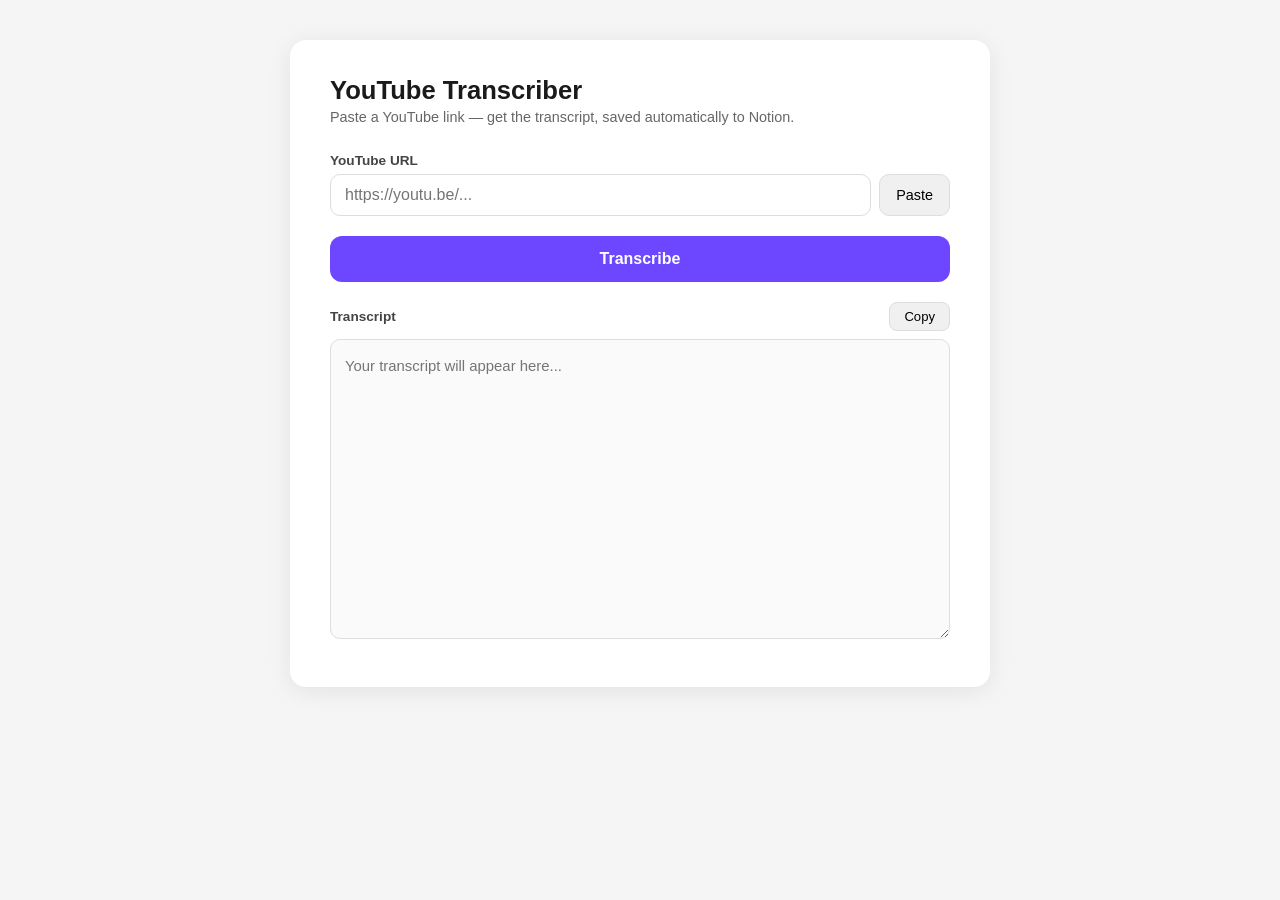
<file: transcriber.html>
<!DOCTYPE html>
<html lang="en">
<head>
  <meta charset="UTF-8"/>
  <meta name="viewport" content="width=device-width, initial-scale=1.0"/>
  <title>YouTube Transcriber — UP2U</title>
  <style>
    *, *::before, *::after { box-sizing: border-box; margin: 0; padding: 0; }

    body {
      font-family: -apple-system, BlinkMacSystemFont, "Segoe UI", sans-serif;
      background: #f5f5f5;
      min-height: 100vh;
      display: flex;
      flex-direction: column;
      align-items: center;
      padding: 40px 16px;
      color: #1a1a1a;
    }

    .card {
      background: #fff;
      border-radius: 16px;
      box-shadow: 0 4px 24px rgba(0,0,0,.08);
      padding: 36px 40px;
      width: 100%;
      max-width: 700px;
    }

    h1 { font-size: 1.6rem; font-weight: 700; margin-bottom: 4px; }
    .subtitle { color: #666; font-size: .9rem; margin-bottom: 28px; }

    label { display: block; font-weight: 600; font-size: .85rem; margin-bottom: 6px; color: #444; }

    .url-row { display: flex; gap: 8px; margin-bottom: 20px; }
    .url-row input {
      flex: 1;
      padding: 11px 14px;
      border: 1.5px solid #ddd;
      border-radius: 10px;
      font-size: 1rem;
      outline: none;
      transition: border .2s;
    }
    .url-row input:focus { border-color: #6c47ff; }

    .btn-paste {
      padding: 11px 16px;
      background: #f0f0f0;
      border: 1.5px solid #ddd;
      border-radius: 10px;
      cursor: pointer;
      font-size: .9rem;
      white-space: nowrap;
    }
    .btn-paste:hover { background: #e5e5e5; }

    .btn-go {
      width: 100%;
      padding: 14px;
      background: #6c47ff;
      color: #fff;
      border: none;
      border-radius: 12px;
      font-size: 1rem;
      font-weight: 700;
      cursor: pointer;
      transition: background .2s, transform .1s;
      margin-bottom: 20px;
    }
    .btn-go:hover:not(:disabled) { background: #5535e0; }
    .btn-go:active:not(:disabled) { transform: scale(.98); }
    .btn-go:disabled { background: #b8a8f0; cursor: not-allowed; }

    /* status */
    .status {
      display: none;
      align-items: center;
      gap: 10px;
      padding: 12px 16px;
      background: #f8f5ff;
      border-radius: 10px;
      margin-bottom: 16px;
      font-size: .9rem;
      color: #5535e0;
    }
    .status.visible { display: flex; }
    .spinner {
      width: 18px; height: 18px;
      border: 2px solid #d0c4ff;
      border-top-color: #6c47ff;
      border-radius: 50%;
      animation: spin .7s linear infinite;
      flex-shrink: 0;
    }
    @keyframes spin { to { transform: rotate(360deg); } }

    /* notion badge */
    .notion-badge {
      display: none;
      align-items: center;
      gap: 6px;
      padding: 8px 12px;
      background: #edfaf1;
      border-radius: 8px;
      color: #1a7a40;
      font-size: .85rem;
      font-weight: 600;
      margin-bottom: 16px;
    }
    .notion-badge.visible { display: flex; }

    /* output */
    .output-header {
      display: flex;
      justify-content: space-between;
      align-items: center;
      margin-bottom: 8px;
    }
    .output-label { font-weight: 600; font-size: .85rem; color: #444; }
    .btn-copy {
      padding: 6px 14px;
      background: #f0f0f0;
      border: 1.5px solid #ddd;
      border-radius: 8px;
      font-size: .82rem;
      cursor: pointer;
    }
    .btn-copy:hover { background: #e5e5e5; }
    .btn-copy.copied { background: #edfaf1; border-color: #7ed9a8; color: #1a7a40; }

    textarea {
      width: 100%;
      min-height: 300px;
      padding: 14px;
      border: 1.5px solid #ddd;
      border-radius: 10px;
      font-size: .93rem;
      line-height: 1.65;
      resize: vertical;
      outline: none;
      background: #fafafa;
      color: #1a1a1a;
      font-family: inherit;
    }
    textarea:focus { border-color: #6c47ff; }

    .error {
      display: none;
      padding: 12px 16px;
      background: #fff0f0;
      border-radius: 10px;
      color: #c0392b;
      font-size: .88rem;
      margin-bottom: 16px;
    }
    .error.visible { display: block; }

    .method-tag {
      font-size: .75rem;
      color: #999;
      margin-top: 8px;
    }
  </style>
</head>
<body>

<div class="card">
  <h1>YouTube Transcriber</h1>
  <p class="subtitle">Paste a YouTube link — get the transcript, saved automatically to Notion.</p>

  <label for="url-input">YouTube URL</label>
  <div class="url-row">
    <input id="url-input" type="url" placeholder="https://youtu.be/..." />
    <button class="btn-paste" onclick="pasteUrl()">Paste</button>
  </div>

  <button class="btn-go" id="go-btn" onclick="transcribe()">Transcribe</button>

  <div class="status" id="status">
    <div class="spinner"></div>
    <span id="status-text">Working...</span>
  </div>

  <div class="error" id="error-box"></div>

  <div class="notion-badge" id="notion-badge">
    ✅ Saved to Notion
  </div>

  <div class="output-header">
    <span class="output-label">Transcript</span>
    <button class="btn-copy" id="copy-btn" onclick="copyText()">Copy</button>
  </div>
  <textarea id="output" readonly placeholder="Your transcript will appear here..."></textarea>
  <div class="method-tag" id="method-tag"></div>
</div>

<script>
  async function pasteUrl() {
    try {
      const text = await navigator.clipboard.readText();
      document.getElementById("url-input").value = text.trim();
    } catch {
      document.getElementById("url-input").focus();
    }
  }

  function setStatus(msg) {
    const el = document.getElementById("status");
    document.getElementById("status-text").textContent = msg;
    el.classList.add("visible");
  }

  function hideStatus() {
    document.getElementById("status").classList.remove("visible");
  }

  function showError(msg) {
    const el = document.getElementById("error-box");
    el.textContent = "Error: " + msg;
    el.classList.add("visible");
  }

  function hideError() {
    document.getElementById("error-box").classList.remove("visible");
  }

  function extractVideoId(url) {
    const m = url.match(/(?:v=|youtu\.be\/|embed\/)([a-zA-Z0-9_-]{11})/);
    return m ? m[1] : null;
  }

  async function transcribe() {
    const url = document.getElementById("url-input").value.trim();
    if (!url) { alert("Please paste a YouTube URL first."); return; }

    const videoId = extractVideoId(url);
    if (!videoId) { alert("That doesn't look like a valid YouTube URL."); return; }

    const btn = document.getElementById("go-btn");
    btn.disabled = true;
    hideError();
    document.getElementById("notion-badge").classList.remove("visible");
    document.getElementById("output").value = "";
    document.getElementById("method-tag").textContent = "";
    document.getElementById("copy-btn").classList.remove("copied");

    try {
      // Step 1: fetch transcript via Apify (residential proxies, never blocked)
      setStatus("Fetching transcript… this may take 15–30 seconds.");
      const capRes = await fetch(`/api/captions?v=${videoId}`);
      const capData = await capRes.json();

      if (!capRes.ok) {
        hideStatus();
        showError(capData.error || "Could not fetch captions.");
        return;
      }

      const { transcript, lang, title, channel, duration } = capData;
      document.getElementById("output").value = transcript;

      // Step 2: save to Notion
      setStatus("Saving to Notion…");
      const saveRes = await fetch("/api/transcribe", {
        method: "POST",
        headers: { "Content-Type": "application/json" },
        body: JSON.stringify({ url, transcript, lang, title, channel, duration }),
      });

      let saveData;
      try {
        saveData = await saveRes.json();
      } catch { saveData = {}; }
      hideStatus();

      const t = title || saveData.title || "";
      if (t) {
        document.getElementById("method-tag").textContent =
          `"${t}" · Source: YouTube captions`;
      }

      if (!saveRes.ok) {
        showError("Notion save failed: " + (saveData.error || `HTTP ${saveRes.status}`));
      } else if (saveData.notion_saved) {
        document.getElementById("notion-badge").classList.add("visible");
      } else {
        showError("Notion: " + (saveData.notion_error || "Unknown save error"));
      }

    } catch (err) {
      hideStatus();
      showError(err.message);
    } finally {
      btn.disabled = false;
    }
  }

  function copyText() {
    const ta = document.getElementById("output");
    if (!ta.value) return;
    navigator.clipboard.writeText(ta.value).then(() => {
      const btn = document.getElementById("copy-btn");
      btn.textContent = "Copied!";
      btn.classList.add("copied");
      setTimeout(() => { btn.textContent = "Copy"; btn.classList.remove("copied"); }, 2000);
    });
  }

  // allow Enter key in URL field
  document.addEventListener("DOMContentLoaded", () => {
    document.getElementById("url-input").addEventListener("keydown", e => {
      if (e.key === "Enter") transcribe();
    });
  });
</script>
</body>
</html>
</file>
<file: style.css>
:root {
    /* Color palette - vibrant pinks and pastels */
    --pink-primary: #ff69b4;
    --pink-light: #ffb6d9;
    --pink-lighter: #ffd9ec;
    --pink-dark: #ff1493;
    --pink-pastel: #ffcce5;
    --white: #ffffff;
    --cream: #fff5f7;
    --shadow: rgba(255, 105, 180, 0.3);
    --shadow-dark: rgba(255, 20, 147, 0.4);

    /* Typography */
    --font-display: 'Pacifico', cursive;
    --font-body: 'Quicksand', sans-serif;
}

* {
    margin: 0;
    padding: 0;
    box-sizing: border-box;
}

body {
    font-family: var(--font-body);
    background: linear-gradient(135deg,
            #ff9a9e 0%,
            #fecfef 25%,
            #ffdde1 50%,
            #fecfef 75%,
            #ff9a9e 100%);
    background-size: 400% 400%;
    animation: gradientShift 15s ease infinite;
    min-height: 100vh;
    overflow-x: hidden;
    position: relative;
}

@keyframes gradientShift {

    0%,
    100% {
        background-position: 0% 50%;
    }

    50% {
        background-position: 100% 50%;
    }
}

/* Floating hearts */
.hearts-container {
    position: fixed;
    top: 0;
    left: 0;
    width: 100%;
    height: 100%;
    pointer-events: none;
    z-index: 1;
    overflow: hidden;
}

.heart {
    position: absolute;
    width: 30px;
    height: 30px;
    background: var(--pink-primary);
    transform: rotate(45deg);
    animation: floatHeart 10s infinite;
    opacity: 0;
    filter: drop-shadow(0 0 10px rgba(255, 105, 180, 0.5));
}

.heart::before,
.heart::after {
    content: '';
    position: absolute;
    width: 30px;
    height: 30px;
    background: var(--pink-primary);
    border-radius: 50%;
}

.heart::before {
    left: -15px;
}

.heart::after {
    top: -15px;
}

.heart:nth-child(1) {
    left: 10%;
    animation-delay: 0s;
    animation-duration: 8s;
}

.heart:nth-child(2) {
    left: 20%;
    animation-delay: 2s;
    animation-duration: 10s;
}

.heart:nth-child(3) {
    left: 30%;
    animation-delay: 4s;
    animation-duration: 9s;
}

.heart:nth-child(4) {
    left: 40%;
    animation-delay: 1s;
    animation-duration: 11s;
}

.heart:nth-child(5) {
    left: 50%;
    animation-delay: 3s;
    animation-duration: 8.5s;
}

.heart:nth-child(6) {
    left: 60%;
    animation-delay: 5s;
    animation-duration: 10.5s;
}

.heart:nth-child(7) {
    left: 70%;
    animation-delay: 2.5s;
    animation-duration: 9.5s;
}

.heart:nth-child(8) {
    left: 80%;
    animation-delay: 4.5s;
    animation-duration: 11.5s;
}

.heart:nth-child(9) {
    left: 90%;
    animation-delay: 1.5s;
    animation-duration: 8.8s;
}

.heart:nth-child(10) {
    left: 15%;
    animation-delay: 3.5s;
    animation-duration: 10.2s;
}

@keyframes floatHeart {
    0% {
        bottom: -50px;
        opacity: 0;
        transform: rotate(45deg) scale(0.5);
    }

    20% {
        opacity: 0.8;
        transform: rotate(45deg) scale(1);
    }

    80% {
        opacity: 0.8;
    }

    100% {
        bottom: 110vh;
        opacity: 0;
        transform: rotate(45deg) scale(0.8);
    }
}

/* Animated sheep */
.sheep-container {
    position: fixed;
    top: 0;
    left: 0;
    width: 100%;
    height: 100%;
    pointer-events: none;
    z-index: 2;
}

.sheep {
    position: absolute;
    width: 100px;
    height: 100px;
    animation: bounceSheep 4s ease-in-out infinite;
    cursor: pointer;
}

.sheep img {
    width: 100%;
    height: 100%;
    object-fit: contain;
    filter: drop-shadow(0 5px 15px rgba(255, 105, 180, 0.3));
}

.sheep-1 {
    top: 10%;
    left: 5%;
    animation-delay: 0s;
}

.sheep-2 {
    top: 20%;
    right: 8%;
    animation-delay: 1s;
}

.sheep-3 {
    bottom: 15%;
    left: 10%;
    animation-delay: 2s;
}

.sheep-4 {
    bottom: 25%;
    right: 5%;
    animation-delay: 0.5s;
}

.sheep-5 {
    top: 50%;
    left: 2%;
    animation-delay: 1.5s;
}

.sheep-6 {
    top: 60%;
    right: 3%;
    animation-delay: 2.5s;
}

@keyframes bounceSheep {

    0%,
    100% {
        transform: translateY(0) rotate(0deg);
    }

    25% {
        transform: translateY(-20px) rotate(5deg);
    }

    50% {
        transform: translateY(0) rotate(0deg);
    }

    75% {
        transform: translateY(-15px) rotate(-5deg);
    }
}

/* Main content */
.main-content {
    position: relative;
    z-index: 10;
    min-height: 100vh;
    display: flex;
    align-items: center;
    justify-content: center;
    padding: 2rem;
}

.content-wrapper {
    text-align: center;
    background: rgba(255, 255, 255, 0.85);
    backdrop-filter: blur(20px);
    border-radius: 40px;
    padding: 4rem 3rem;
    box-shadow:
        0 20px 60px rgba(255, 105, 180, 0.3),
        0 0 0 1px rgba(255, 255, 255, 0.5) inset;
    max-width: 600px;
    animation: floatContent 6s ease-in-out infinite;
    border: 3px solid rgba(255, 182, 217, 0.5);
}

@keyframes floatContent {

    0%,
    100% {
        transform: translateY(0);
    }

    50% {
        transform: translateY(-10px);
    }
}

.main-sheep {
    width: 200px;
    height: 200px;
    margin: 0 auto 2rem;
    animation: wiggle 2s ease-in-out infinite;
}

.main-sheep img {
    width: 100%;
    height: 100%;
    object-fit: contain;
    filter: drop-shadow(0 10px 30px rgba(255, 105, 180, 0.4));
}

@keyframes wiggle {

    0%,
    100% {
        transform: rotate(0deg) scale(1);
    }

    25% {
        transform: rotate(-10deg) scale(1.05);
    }

    75% {
        transform: rotate(10deg) scale(1.05);
    }
}

.main-title {
    font-family: var(--font-display);
    font-size: clamp(2rem, 5vw, 3.5rem);
    color: var(--pink-dark);
    margin-bottom: 2.5rem;
    text-shadow:
        2px 2px 0 var(--pink-light),
        4px 4px 0 var(--pink-pastel);
    animation: pulse 2s ease-in-out infinite;
    line-height: 1.2;
}

@keyframes pulse {

    0%,
    100% {
        transform: scale(1);
    }

    50% {
        transform: scale(1.05);
    }
}

@keyframes shake {

    0%,
    100% {
        transform: translateX(0) rotate(0deg);
    }

    25% {
        transform: translateX(-10px) rotate(-5deg);
    }

    50% {
        transform: translateX(10px) rotate(5deg);
    }

    75% {
        transform: translateX(-10px) rotate(-5deg);
    }
}

@keyframes floatUp {
    0% {
        transform: translateY(0) scale(0.8);
        opacity: 0;
    }

    20% {
        transform: translateY(20px) scale(1.2);
        opacity: 1;
    }

    100% {
        transform: translateY(-80px) scale(1);
        opacity: 0;
    }
}

/* Floating Photos */
.floating-photo {
    position: fixed;
    width: 150px;
    height: auto;
    background: white;
    padding: 10px 10px 30px 10px;
    /* Polaroid style bottom padding */
    box-shadow: 0 10px 20px rgba(0, 0, 0, 0.15);
    transform: rotate(var(--rotation));
    z-index: 5;
    animation: floatPhoto 15s linear infinite;
    pointer-events: none;
    opacity: 0;
}

.floating-photo img {
    width: 100%;
    height: auto;
    display: block;
}

@keyframes floatPhoto {
    0% {
        bottom: -200px;
        /* Start below screen */
        opacity: 0;
        transform: translateX(0) rotate(var(--rotation));
    }

    10% {
        opacity: 1;
    }

    90% {
        opacity: 1;
    }

    100% {
        bottom: 110vh;
        /* Float off top */
        opacity: 0;
        transform: translateX(var(--drift)) rotate(var(--end-rotation));
    }
}

/* Buttons */
.button-container {
    display: flex;
    gap: 1.5rem;
    justify-content: center;
    flex-wrap: wrap;
    margin-bottom: 2rem;
}

.btn {
    font-family: var(--font-body);
    font-weight: 700;
    font-size: 1.5rem;
    padding: 1.2rem 3rem;
    border: none;
    border-radius: 50px;
    cursor: pointer;
    transition: all 0.3s cubic-bezier(0.68, -0.55, 0.265, 1.55);
    text-transform: uppercase;
    letter-spacing: 1px;
    position: relative;
    overflow: hidden;
    box-shadow: 0 10px 30px rgba(0, 0, 0, 0.2);
}

.btn::before {
    content: '';
    position: absolute;
    top: 50%;
    left: 50%;
    width: 0;
    height: 0;
    border-radius: 50%;
    background: rgba(255, 255, 255, 0.5);
    transform: translate(-50%, -50%);
    transition: width 0.6s, height 0.6s;
}

.btn:hover::before {
    width: 300px;
    height: 300px;
}

.btn-yes {
    background: linear-gradient(135deg, var(--pink-primary), var(--pink-dark));
    color: var(--white);
    position: relative;
    z-index: 1;
}

.btn-yes:hover {
    transform: scale(1.15) rotate(-3deg);
    box-shadow: 0 15px 40px rgba(255, 20, 147, 0.5);
}

.btn-yes:active {
    transform: scale(1.05);
}

.btn-no {
    background: linear-gradient(135deg, #e0e0e0, #b0b0b0);
    color: #666;
    position: relative;
    z-index: 1;
}

.btn-no:hover {
    transform: scale(0.95);
    background: linear-gradient(135deg, #d0d0d0, #a0a0a0);
}

/* Message */
.message {
    font-family: var(--font-body);
    font-size: 1.5rem;
    font-weight: 600;
    color: var(--pink-dark);
    min-height: 50px;
    display: flex;
    align-items: center;
    justify-content: center;
    animation: fadeIn 0.5s ease;
}

@keyframes fadeIn {
    from {
        opacity: 0;
        transform: translateY(-10px);
    }

    to {
        opacity: 1;
        transform: translateY(0);
    }
}

/* Sparkles */
.sparkles-container {
    position: fixed;
    top: 0;
    left: 0;
    width: 100%;
    height: 100%;
    pointer-events: none;
    z-index: 5;
}

.sparkle {
    position: absolute;
    width: 6px;
    height: 6px;
    background: white;
    border-radius: 50%;
    box-shadow: 0 0 10px white;
    animation: twinkle 2s ease-in-out infinite;
    opacity: 0;
}

.sparkle:nth-child(1) {
    top: 20%;
    left: 15%;
    animation-delay: 0s;
}

.sparkle:nth-child(2) {
    top: 40%;
    right: 20%;
    animation-delay: 0.5s;
}

.sparkle:nth-child(3) {
    bottom: 30%;
    left: 25%;
    animation-delay: 1s;
}

.sparkle:nth-child(4) {
    top: 60%;
    right: 15%;
    animation-delay: 1.5s;
}

.sparkle:nth-child(5) {
    bottom: 20%;
    right: 30%;
    animation-delay: 2s;
}

@keyframes twinkle {

    0%,
    100% {
        opacity: 0;
        transform: scale(0);
    }

    50% {
        opacity: 1;
        transform: scale(1);
    }
}

/* Celebration mode */
body.celebration {
    animation: celebrationPulse 0.5s ease-in-out 3;
}

@keyframes celebrationPulse {

    0%,
    100% {
        filter: brightness(1);
    }

    50% {
        filter: brightness(1.2);
    }
}

/* Responsive design */
@media (max-width: 768px) {
    .content-wrapper {
        padding: 3rem 2rem;
        border-radius: 30px;
    }

    .main-sheep {
        width: 150px;
        height: 150px;
    }

    .btn {
        font-size: 1.2rem;
        padding: 1rem 2rem;
    }

    .sheep {
        width: 70px;
        height: 70px;
    }

    .message {
        font-size: 1.2rem;
    }
}

@media (max-width: 480px) {
    .button-container {
        flex-direction: column;
        gap: 1rem;
    }

    .btn {
        width: 100%;
    }
}
</file>
